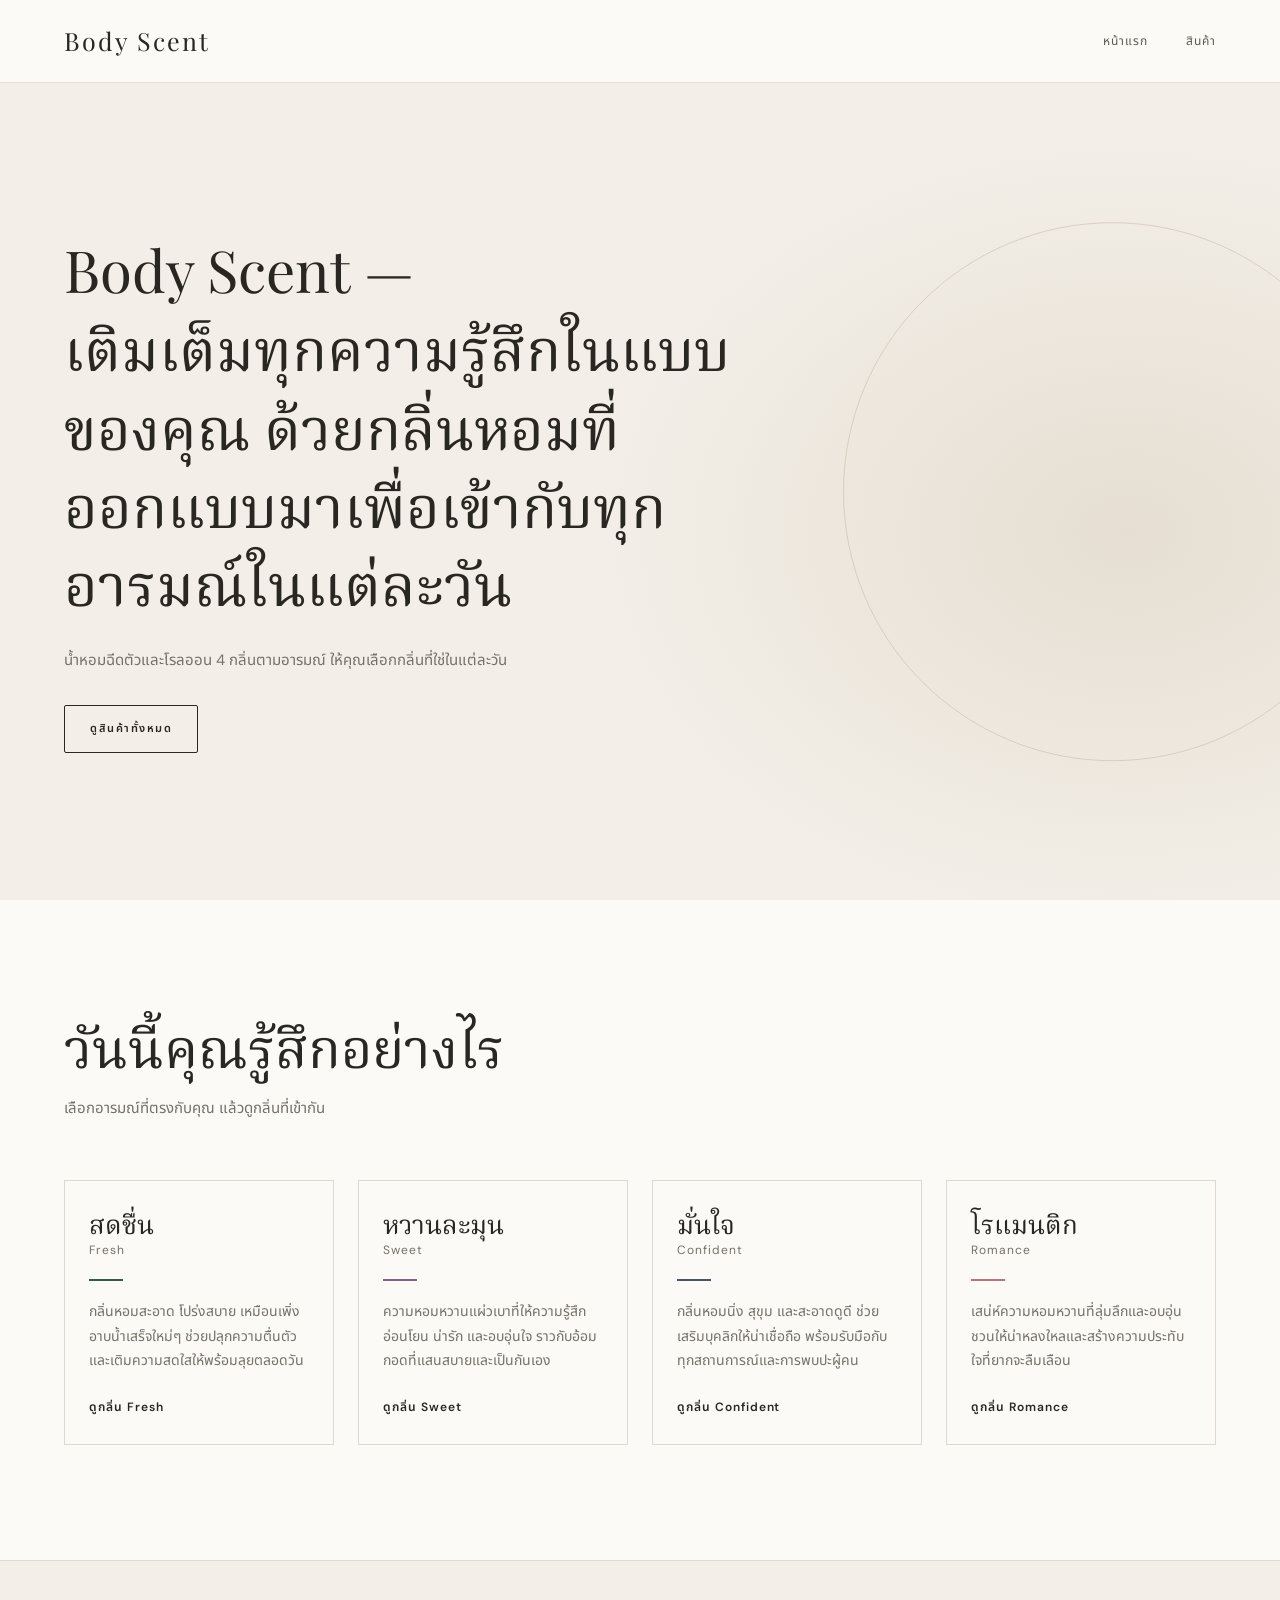
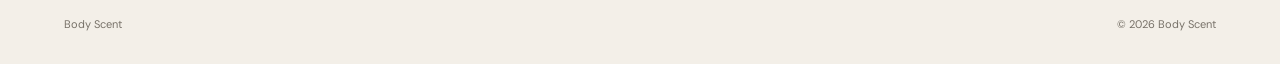
<file: index.html>
<!DOCTYPE html>
<html lang="th">
<head>
  <meta charset="UTF-8">
  <meta name="viewport" content="width=device-width, initial-scale=1">
  <title>Body Scent — กลิ่นหอมที่เข้ากับทุกอารมณ์</title>
  <meta name="description" content="Body Scent น้ำหอมฉีดตัวและโรลออน ออกแบบกลิ่นให้เข้ากับทุกอารมณ์ในแต่ละวัน">
  <link rel="preconnect" href="https://fonts.googleapis.com">
  <link rel="preconnect" href="https://fonts.gstatic.com" crossorigin>
  <link href="https://fonts.googleapis.com/css2?family=Noto+Sans+Thai:wght@400;500;600&family=Noto+Serif+Thai:wght@400;500&display=swap" rel="stylesheet">
  <link rel="stylesheet" href="style.css">
  <style>
    /* ฟอนต์ไทยแบบ serif ให้เข้ากับหัวข้อภาษาอังกฤษ */
    :root { --font-display: 'Playfair Display', 'Noto Serif Thai', Georgia, serif; }
    h1, h2, h3 { letter-spacing: 0; }
    a:focus-visible, button:focus-visible { outline: 2px solid var(--color-bronze); outline-offset: 3px; }

    /* Hero */
    .hero {
      min-height: calc(100svh - 83px);
      background:
        radial-gradient(ellipse 60% 70% at 88% 55%, var(--color-beige) 0%, rgba(230, 222, 210, 0) 70%),
        var(--color-cream);
    }
    .hero::after {
      content: "";
      position: absolute;
      right: clamp(-160px, -8vw, -40px);
      top: 50%;
      width: clamp(280px, 42vw, 560px);
      aspect-ratio: 1;
      border: 1px solid var(--color-beige-deep);
      border-radius: 50%;
      transform: translateY(-50%);
      opacity: .55;
      pointer-events: none;
    }
    .hero__content { max-width: 760px; }
    .hero h1 {
      font-size: clamp(30px, 5vw, 58px);
      line-height: 1.35;
    }
    .hero__description { max-width: 460px; }

    /* Mood cards */
    .mood-grid {
      display: grid;
      grid-template-columns: repeat(4, minmax(0, 1fr));
      gap: clamp(14px, 2vw, 24px);
    }
    .mood-card {
      display: flex;
      flex-direction: column;
      min-width: 0;
      padding: 28px 24px 26px;
      border: 1px solid var(--color-line);
      background: transparent;
      transition: border-color var(--transition), background var(--transition);
    }
    .mood-card:hover,
    .mood-card:focus-visible { border-color: var(--color-ink); background: var(--color-white); }
    .mood-card__name { font-size: 26px; }
    .mood-card__en { margin: 2px 0 0; color: var(--color-muted); font-size: 12px; letter-spacing: .08em; }
    .mood-card .mood-mark { margin-block: 18px; }
    .mood-card__desc { margin: 0; color: var(--color-muted); font-size: 14px; }
    .mood-card__link { margin: auto 0 0; padding-top: 24px; font-size: 12px; font-weight: 600; letter-spacing: .08em; }

    @media (max-width: 900px) { .mood-grid { grid-template-columns: repeat(2, minmax(0, 1fr)); } }
    @media (max-width: 640px) {
      .mood-grid { grid-template-columns: 1fr; }
      .hero { min-height: calc(100svh - 120px); }
    }
  </style>
</head>
<body>

  <header class="site-header">
    <div class="container navbar">
      <a class="brand" href="index.html">Body Scent</a>
      <nav class="nav-links" aria-label="เมนูหลัก">
        <a href="index.html">หน้าแรก</a>
        <a href="product.html">สินค้า</a>
      </nav>
    </div>
  </header>

  <main>
    <section class="hero">
      <div class="container">
        <div class="hero__content">
          <h1>Body Scent —<br>เติมเต็มทุกความรู้สึกในแบบของคุณ ด้วยกลิ่นหอมที่ออกแบบมาเพื่อเข้ากับทุกอารมณ์ในแต่ละวัน</h1>
          <p class="hero__description">น้ำหอมฉีดตัวและโรลออน 4 กลิ่นตามอารมณ์ ให้คุณเลือกกลิ่นที่ใช่ในแต่ละวัน</p>
          <div class="hero__actions">
            <a class="button button--outline" href="product.html">ดูสินค้าทั้งหมด</a>
          </div>
        </div>
      </div>
    </section>

    <section class="section" id="moods">
      <div class="container">
        <div class="section-heading">
          <h2>วันนี้คุณรู้สึกอย่างไร</h2>
          <p>เลือกอารมณ์ที่ตรงกับคุณ แล้วดูกลิ่นที่เข้ากัน</p>
        </div>

        <div class="mood-grid">
          <a class="mood-card" href="product.html?mood=fresh">
            <h3 class="mood-card__name">สดชื่น</h3>
            <p class="mood-card__en">Fresh</p>
            <span class="mood-mark mood-mark--fresh"></span>
            <p class="mood-card__desc">กลิ่นหอมสะอาด โปร่งสบาย เหมือนเพิ่งอาบน้ำเสร็จใหม่ๆ ช่วยปลุกความตื่นตัวและเติมความสดใสให้พร้อมลุยตลอดวัน</p>
            <p class="mood-card__link">ดูกลิ่น Fresh</p>
          </a>

          <a class="mood-card" href="product.html?mood=sweet">
            <h3 class="mood-card__name">หวานละมุน</h3>
            <p class="mood-card__en">Sweet</p>
            <span class="mood-mark mood-mark--sweet"></span>
            <p class="mood-card__desc">ความหอมหวานแผ่วเบาที่ให้ความรู้สึกอ่อนโยน น่ารัก และอบอุ่นใจ ราวกับอ้อมกอดที่แสนสบายและเป็นกันเอง</p>
            <p class="mood-card__link">ดูกลิ่น Sweet</p>
          </a>

          <a class="mood-card" href="product.html?mood=confident">
            <h3 class="mood-card__name">มั่นใจ</h3>
            <p class="mood-card__en">Confident</p>
            <span class="mood-mark mood-mark--confident"></span>
            <p class="mood-card__desc">กลิ่นหอมนิ่ง สุขุม และสะอาดดูดี ช่วยเสริมบุคลิกให้น่าเชื่อถือ พร้อมรับมือกับทุกสถานการณ์และการพบปะผู้คน</p>
            <p class="mood-card__link">ดูกลิ่น Confident</p>
          </a>

          <a class="mood-card" href="product.html?mood=romance">
            <h3 class="mood-card__name">โรแมนติก</h3>
            <p class="mood-card__en">Romance</p>
            <span class="mood-mark mood-mark--romance"></span>
            <p class="mood-card__desc">เสน่ห์ความหอมหวานที่ลุ่มลึกและอบอุ่น ชวนให้น่าหลงใหลและสร้างความประทับใจที่ยากจะลืมเลือน</p>
            <p class="mood-card__link">ดูกลิ่น Romance</p>
          </a>
        </div>
      </div>
    </section>
  </main>

  <footer class="site-footer">
    <div class="container">
      <div class="footer__bottom" style="border-top: 0; padding-top: 0;">
        <span>Body Scent</span>
        <span>&copy; 2026 Body Scent</span>
      </div>
    </div>
  </footer>

  <script src="script.js"></script>
</body>
</html>
</file>
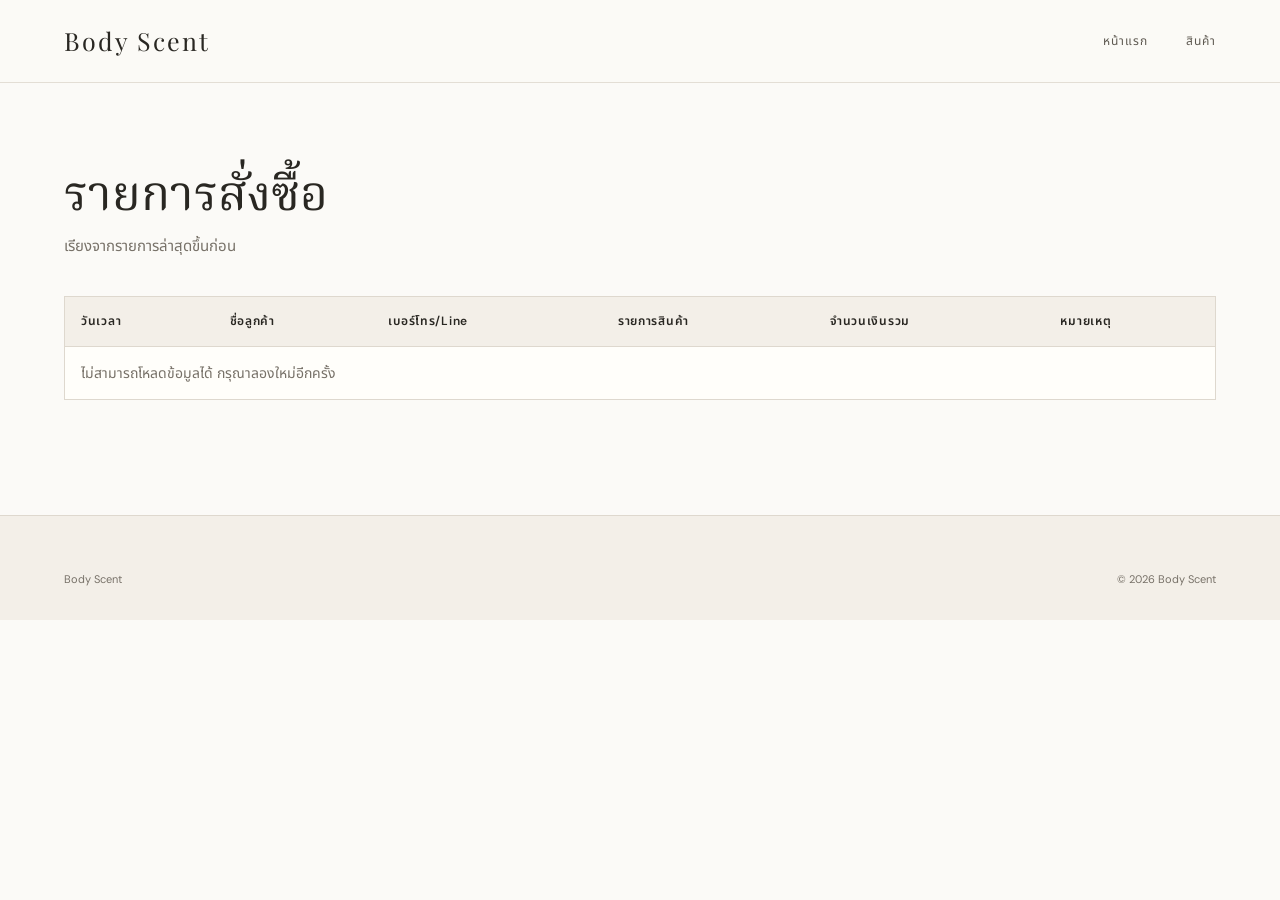
<file: admin.html>
<!DOCTYPE html>
<html lang="th">
<head>
  <meta charset="UTF-8">
  <meta name="viewport" content="width=device-width, initial-scale=1">
  <meta name="robots" content="noindex, nofollow">
  <title>รายการสั่งซื้อ — Body Scent Admin</title>
  <link rel="preconnect" href="https://fonts.googleapis.com">
  <link rel="preconnect" href="https://fonts.gstatic.com" crossorigin>
  <link href="https://fonts.googleapis.com/css2?family=Noto+Sans+Thai:wght@400;500;600&family=Noto+Serif+Thai:wght@400;500&display=swap" rel="stylesheet">
  <link rel="stylesheet" href="style.css">
  <style>
    :root { --font-display: 'Playfair Display', 'Noto Serif Thai', Georgia, serif; }
    h1, h2, h3 { letter-spacing: 0; }
    .admin-head { padding-block: clamp(40px, 6vw, 76px) clamp(24px, 3vw, 36px); }
    .admin-head h1 { font-size: clamp(30px, 4.5vw, 48px); line-height: 1.3; }
    .admin-head p { margin: 12px 0 0; color: var(--color-muted); }

    .table-wrap { overflow-x: auto; border: 1px solid var(--color-line); background: var(--color-white); }
    #ordersTable { width: 100%; min-width: 860px; border-collapse: collapse; font-size: 14px; }
    #ordersTable th,
    #ordersTable td { padding: 14px 16px; border-bottom: 1px solid var(--color-line); text-align: left; vertical-align: top; }
    #ordersTable th { background: var(--color-cream); font-size: 12px; font-weight: 600; letter-spacing: .06em; white-space: nowrap; }
    #ordersTable tbody tr:last-child td { border-bottom: 0; }
    #ordersTable tbody tr:hover td { background: var(--color-ivory); }
    #ordersTable td:nth-child(1) { white-space: nowrap; color: var(--color-muted); }
    #ordersTable td:nth-child(5) { white-space: nowrap; font-weight: 600; }
  </style>
</head>
<body>

  <header class="site-header">
    <div class="container navbar">
      <a class="brand" href="index.html">Body Scent</a>
      <nav class="nav-links" aria-label="เมนูหลัก">
        <a href="index.html">หน้าแรก</a>
        <a href="product.html">สินค้า</a>
      </nav>
    </div>
  </header>

  <main>
    <section class="container admin-head">
      <h1>รายการสั่งซื้อ</h1>
      <p>เรียงจากรายการล่าสุดขึ้นก่อน</p>
    </section>

    <section class="container" style="padding-bottom: var(--section-space);">
      <div class="table-wrap">
        <table id="ordersTable">
          <thead>
            <tr>
              <th scope="col">วันเวลา</th>
              <th scope="col">ชื่อลูกค้า</th>
              <th scope="col">เบอร์โทร/Line</th>
              <th scope="col">รายการสินค้า</th>
              <th scope="col">จำนวนเงินรวม</th>
              <th scope="col">หมายเหตุ</th>
            </tr>
          </thead>
          <tbody></tbody>
        </table>
      </div>
    </section>
  </main>

  <footer class="site-footer">
    <div class="container">
      <div class="footer__bottom" style="border-top: 0; padding-top: 0;">
        <span>Body Scent</span>
        <span>&copy; 2026 Body Scent</span>
      </div>
    </div>
  </footer>

  <script src="script.js"></script>
</body>
</html>
</file>
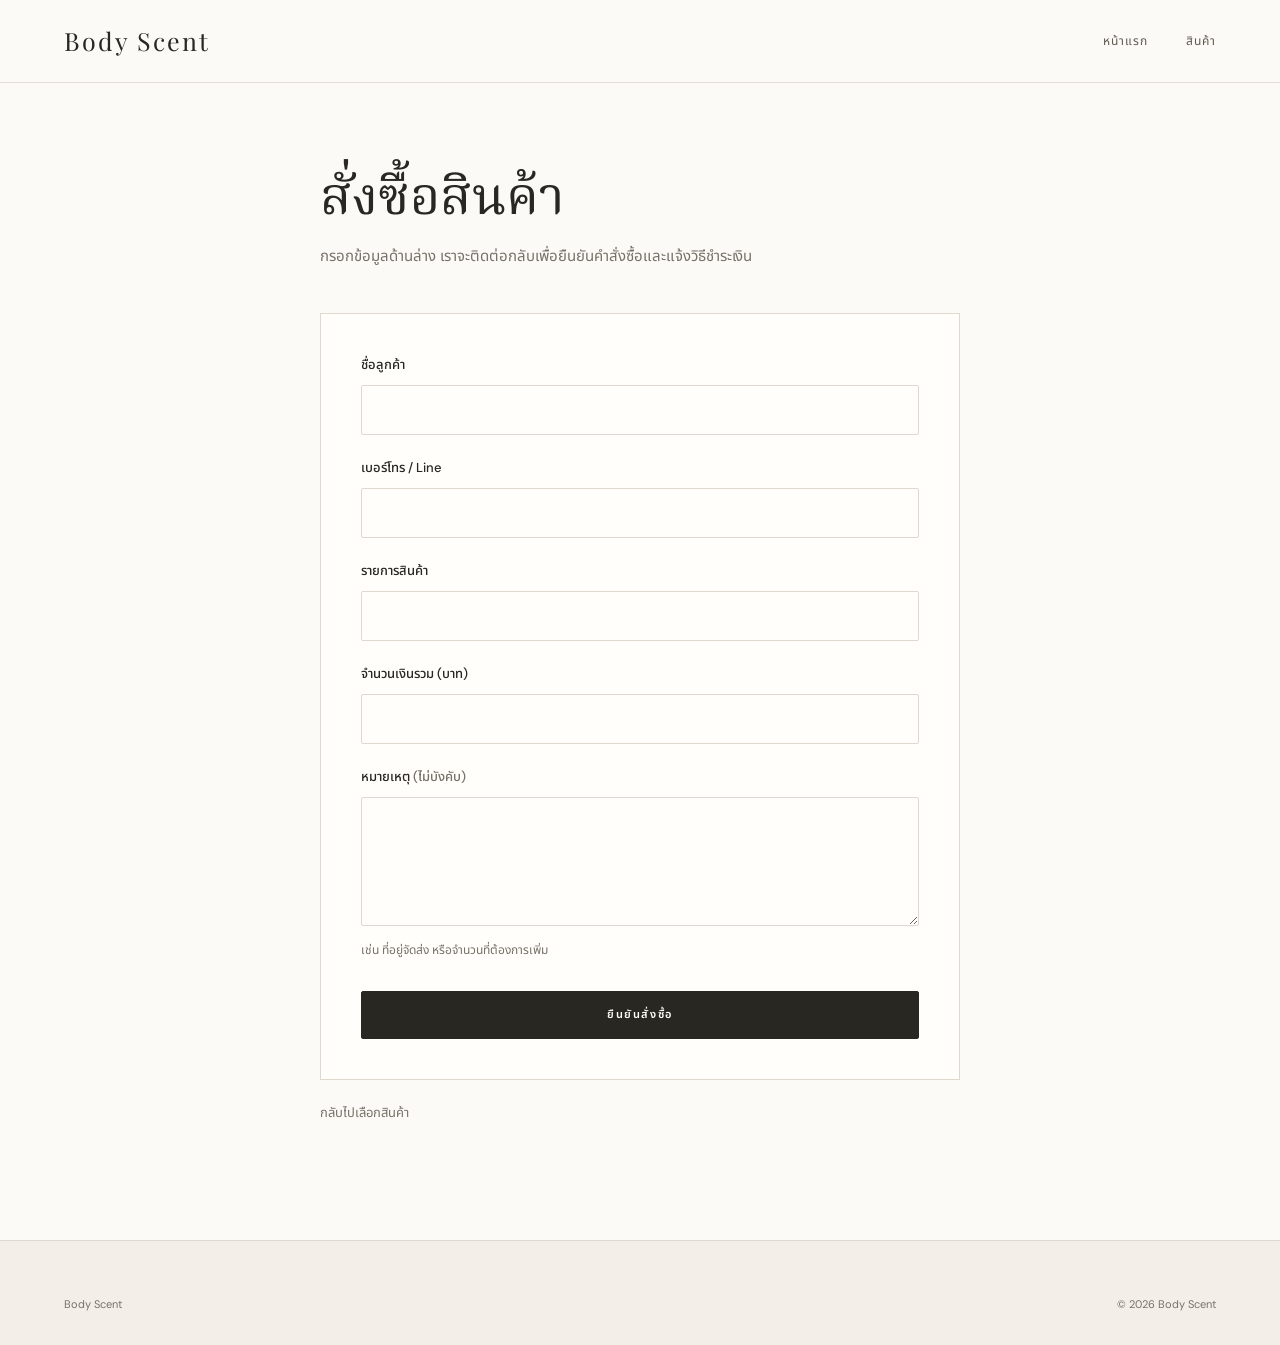
<file: order.html>
<!DOCTYPE html>
<html lang="th">
<head>
  <meta charset="UTF-8">
  <meta name="viewport" content="width=device-width, initial-scale=1">
  <title>สั่งซื้อ — Body Scent</title>
  <link rel="preconnect" href="https://fonts.googleapis.com">
  <link rel="preconnect" href="https://fonts.gstatic.com" crossorigin>
  <link href="https://fonts.googleapis.com/css2?family=Noto+Sans+Thai:wght@400;500;600&family=Noto+Serif+Thai:wght@400;500&display=swap" rel="stylesheet">
  <link rel="stylesheet" href="style.css">
  <style>
    :root { --font-display: 'Playfair Display', 'Noto Serif Thai', Georgia, serif; }
    h1, h2, h3 { letter-spacing: 0; }
    a:focus-visible, button:focus-visible { outline: 2px solid var(--color-bronze); outline-offset: 3px; }

    .order-layout { max-width: 640px; padding-block: clamp(40px, 6vw, 76px) var(--section-space); }
    .order-layout h1 { font-size: clamp(32px, 5vw, 52px); line-height: 1.3; }
    .order-layout > p { margin: 16px 0 0; color: var(--color-muted); }

    .order-form { margin-top: clamp(28px, 4vw, 44px); padding: clamp(22px, 4vw, 40px); border: 1px solid var(--color-line); background: var(--color-white); }
    .field { margin-bottom: 22px; }
    .field label { display: block; margin-bottom: 8px; font-size: 13px; font-weight: 500; }
    .field .hint { display: block; margin-top: 6px; color: var(--color-muted); font-size: 12px; }
    textarea.input { min-height: 110px; resize: vertical; }
    .input:focus-visible { outline: 2px solid var(--color-bronze); outline-offset: 2px; }
    .order-form .button { width: 100%; margin-top: 8px; }
    .back-link { display: inline-block; margin-top: 22px; color: var(--color-muted); font-size: 13px; }
    .back-link:hover { color: var(--color-bronze); }
  </style>
</head>
<body>

  <header class="site-header">
    <div class="container navbar">
      <a class="brand" href="index.html">Body Scent</a>
      <nav class="nav-links" aria-label="เมนูหลัก">
        <a href="index.html">หน้าแรก</a>
        <a href="product.html">สินค้า</a>
      </nav>
    </div>
  </header>

  <main class="container order-layout">
    <h1>สั่งซื้อสินค้า</h1>
    <p>กรอกข้อมูลด้านล่าง เราจะติดต่อกลับเพื่อยืนยันคำสั่งซื้อและแจ้งวิธีชำระเงิน</p>

    <form id="orderForm" class="order-form">
      <div class="field">
        <label for="customerName">ชื่อลูกค้า</label>
        <input class="input" type="text" id="customerName" name="customerName" autocomplete="name" required>
      </div>

      <div class="field">
        <label for="contact">เบอร์โทร / Line</label>
        <input class="input" type="text" id="contact" name="contact" autocomplete="tel" required>
      </div>

      <div class="field">
        <label for="items">รายการสินค้า</label>
        <input class="input" type="text" id="items" name="items" required>
      </div>

      <div class="field">
        <label for="total">จำนวนเงินรวม (บาท)</label>
        <input class="input" type="text" id="total" name="total" inputmode="decimal" required>
      </div>

      <div class="field">
        <label for="note">หมายเหตุ <span class="text-muted">(ไม่บังคับ)</span></label>
        <textarea class="input" id="note" name="note" rows="4"></textarea>
        <span class="hint">เช่น ที่อยู่จัดส่ง หรือจำนวนที่ต้องการเพิ่ม</span>
      </div>

      <button type="submit" class="button">ยืนยันสั่งซื้อ</button>
    </form>

    <a class="back-link" href="product.html">กลับไปเลือกสินค้า</a>
  </main>

  <footer class="site-footer">
    <div class="container">
      <div class="footer__bottom" style="border-top: 0; padding-top: 0;">
        <span>Body Scent</span>
        <span>&copy; 2026 Body Scent</span>
      </div>
    </div>
  </footer>

  <script src="script.js"></script>
</body>
</html>
</file>
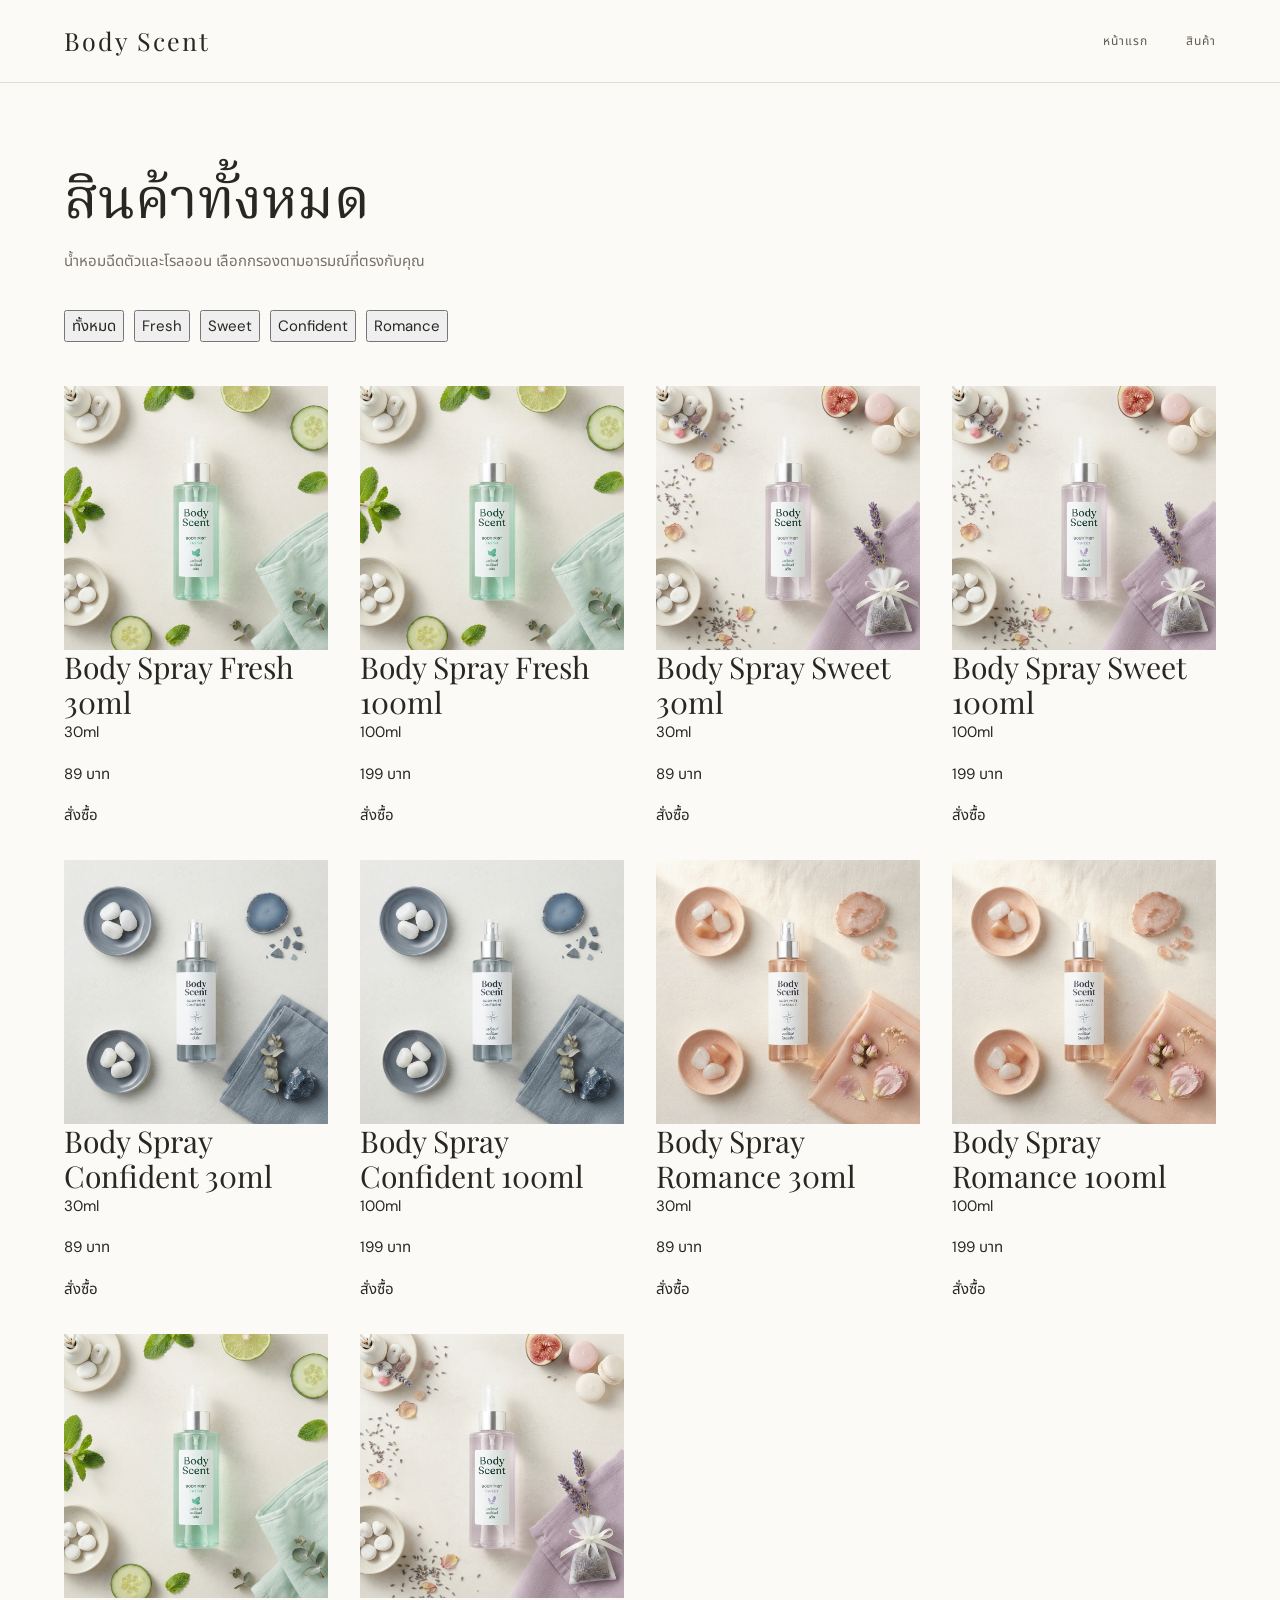
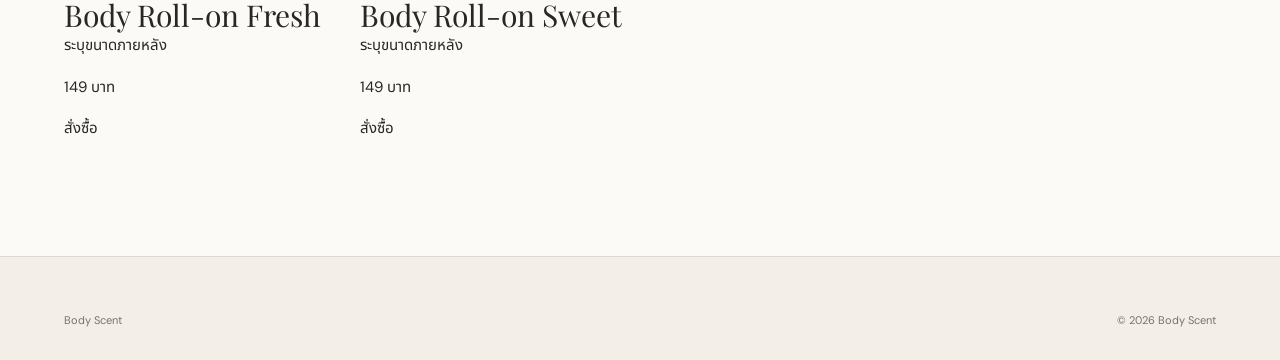
<file: product.html>
<!DOCTYPE html>
<html lang="th">
<head>
  <meta charset="UTF-8">
  <meta name="viewport" content="width=device-width, initial-scale=1">
  <title>สินค้าทั้งหมด — Body Scent</title>
  <meta name="description" content="น้ำหอมฉีดตัวและโรลออน Body Scent เลือกกรองตามอารมณ์ได้">
  <link rel="preconnect" href="https://fonts.googleapis.com">
  <link rel="preconnect" href="https://fonts.gstatic.com" crossorigin>
  <link href="https://fonts.googleapis.com/css2?family=Noto+Sans+Thai:wght@400;500;600&family=Noto+Serif+Thai:wght@400;500&display=swap" rel="stylesheet">
  <link rel="stylesheet" href="style.css">
  <style>
    :root { --font-display: 'Playfair Display', 'Noto Serif Thai', Georgia, serif; }
    h1, h2, h3 { letter-spacing: 0; }
    a:focus-visible, button:focus-visible { outline: 2px solid var(--color-bronze); outline-offset: 3px; }
    .page-title { padding-block: clamp(40px, 6vw, 76px) clamp(24px, 3vw, 36px); }
    .page-title h1 { font-size: clamp(32px, 5vw, 56px); line-height: 1.3; }
    .page-title p { max-width: 520px; margin: 16px 0 0; color: var(--color-muted); }
    #filter-bar { margin-bottom: clamp(28px, 4vw, 44px); }
    .product-card__info .button { margin-top: 16px; }
    .product-card__image img { background: var(--color-cream); }
  </style>
</head>
<body>

  <header class="site-header">
    <div class="container navbar">
      <a class="brand" href="index.html">Body Scent</a>
      <nav class="nav-links" aria-label="เมนูหลัก">
        <a href="index.html">หน้าแรก</a>
        <a href="product.html">สินค้า</a>
      </nav>
    </div>
  </header>

  <main>
    <section class="container page-title">
      <h1>สินค้าทั้งหมด</h1>
      <p>น้ำหอมฉีดตัวและโรลออน เลือกกรองตามอารมณ์ที่ตรงกับคุณ</p>
    </section>

    <section class="container" style="padding-bottom: var(--section-space);">
      <div id="filter-bar" class="filter-row" role="group" aria-label="กรองตามอารมณ์"></div>
      <div id="product-list" class="product-grid" aria-live="polite">
        <p class="text-muted" style="grid-column: 1 / -1;">กำลังโหลดสินค้า...</p>
      </div>
    </section>
  </main>

  <footer class="site-footer">
    <div class="container">
      <div class="footer__bottom" style="border-top: 0; padding-top: 0;">
        <span>Body Scent</span>
        <span>&copy; 2026 Body Scent</span>
      </div>
    </div>
  </footer>

  <script src="script.js"></script>
</body>
</html>
</file>
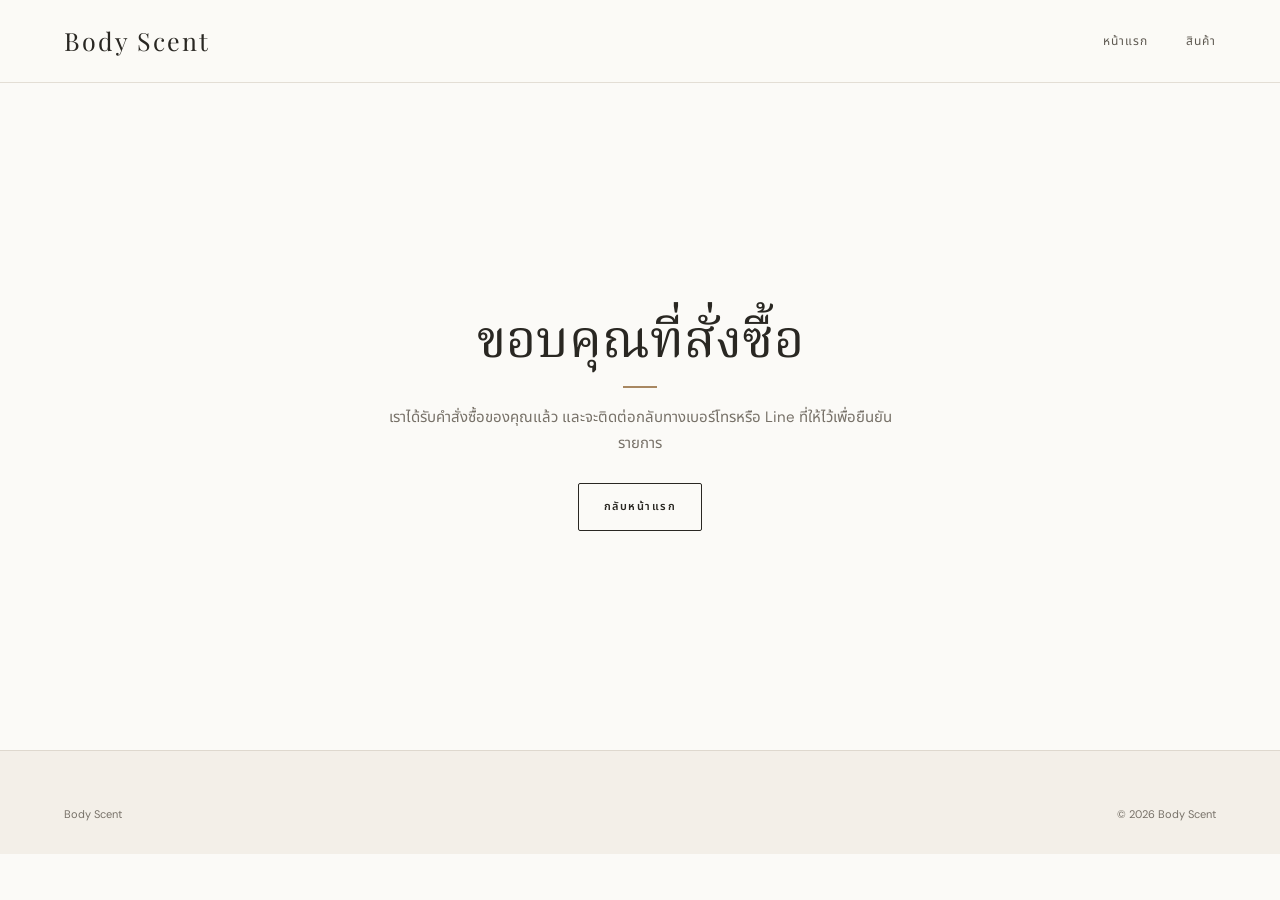
<file: thankyou.html>
<!DOCTYPE html>
<html lang="th">
<head>
  <meta charset="UTF-8">
  <meta name="viewport" content="width=device-width, initial-scale=1">
  <title>ขอบคุณที่สั่งซื้อ — Body Scent</title>
  <link rel="preconnect" href="https://fonts.googleapis.com">
  <link rel="preconnect" href="https://fonts.gstatic.com" crossorigin>
  <link href="https://fonts.googleapis.com/css2?family=Noto+Sans+Thai:wght@400;500;600&family=Noto+Serif+Thai:wght@400;500&display=swap" rel="stylesheet">
  <link rel="stylesheet" href="style.css">
  <style>
    :root { --font-display: 'Playfair Display', 'Noto Serif Thai', Georgia, serif; }
    h1, h2, h3 { letter-spacing: 0; }
    a:focus-visible { outline: 2px solid var(--color-bronze); outline-offset: 3px; }
    .thanks { min-height: calc(100svh - 83px - 150px); display: grid; align-items: center; padding-block: var(--section-space); }
    .thanks__inner { max-width: 520px; margin-inline: auto; text-align: center; }
    .thanks h1 { font-size: clamp(32px, 5vw, 52px); line-height: 1.3; }
    .thanks .mood-mark { margin-inline: auto; }
    .thanks p { color: var(--color-muted); }
  </style>
</head>
<body>

  <header class="site-header">
    <div class="container navbar">
      <a class="brand" href="index.html">Body Scent</a>
      <nav class="nav-links" aria-label="เมนูหลัก">
        <a href="index.html">หน้าแรก</a>
        <a href="product.html">สินค้า</a>
      </nav>
    </div>
  </header>

  <main class="thanks">
    <div class="container">
      <div class="thanks__inner">
        <h1>ขอบคุณที่สั่งซื้อ</h1>
        <span class="mood-mark"></span>
        <p>เราได้รับคำสั่งซื้อของคุณแล้ว และจะติดต่อกลับทางเบอร์โทรหรือ Line ที่ให้ไว้เพื่อยืนยันรายการ</p>
        <a class="button button--outline" href="index.html" style="margin-top: 12px;">กลับหน้าแรก</a>
      </div>
    </div>
  </main>

  <footer class="site-footer">
    <div class="container">
      <div class="footer__bottom" style="border-top: 0; padding-top: 0;">
        <span>Body Scent</span>
        <span>&copy; 2026 Body Scent</span>
      </div>
    </div>
  </footer>

</body>
</html>
</file>
<file: style.css>
/* Body Scent — shared premium minimalist theme */
@import url('https://fonts.googleapis.com/css2?family=DM+Sans:wght@400;500;600;700&family=Playfair+Display:wght@400;500;600&display=swap');

:root {
  color-scheme: light;
  --color-ivory: #fbfaf7;
  --color-cream: #f3efe8;
  --color-beige: #e6ded2;
  --color-beige-deep: #c8b9a5;
  --color-bronze: #a88761;
  --color-gold-soft: #c4a77d;
  --color-ink: #292722;
  --color-muted: #777168;
  --color-line: #ded8ce;
  --color-white: #fffefa;

  --mood-fresh: #315b45;
  --mood-sweet: #80618c;
  --mood-confident: #465568;
  --mood-romance: #b87579;

  --font-display: 'Playfair Display', Georgia, serif;
  --font-body: 'DM Sans', 'Noto Sans Thai', sans-serif;

  --content-width: 1200px;
  --page-gutter: clamp(20px, 5vw, 76px);
  --section-space: clamp(64px, 9vw, 120px);
  --radius-sm: 2px;
  --transition: 220ms ease;
}

* { box-sizing: border-box; }

html {
  scroll-behavior: smooth;
  -webkit-text-size-adjust: 100%;
}

body {
  margin: 0;
  background: var(--color-ivory);
  color: var(--color-ink);
  font-family: var(--font-body);
  font-size: 15px;
  line-height: 1.75;
  -webkit-font-smoothing: antialiased;
}

img {
  display: block;
  max-width: 100%;
}

button, input, select, textarea {
  font: inherit;
}

button, a {
  -webkit-tap-highlight-color: transparent;
}

a {
  color: inherit;
  text-decoration: none;
}

button {
  color: inherit;
}

.container {
  width: min(100% - (var(--page-gutter) * 2), var(--content-width));
  margin-inline: auto;
}

.section {
  padding-block: var(--section-space);
}

.section--compact {
  padding-block: clamp(40px, 6vw, 76px);
}

.eyebrow {
  margin: 0 0 14px;
  color: var(--color-bronze);
  font-size: 11px;
  font-weight: 600;
  letter-spacing: .22em;
  line-height: 1.5;
  text-transform: uppercase;
}

.heading,
h1, h2, h3 {
  font-family: var(--font-display);
  font-weight: 400;
  line-height: 1.15;
  letter-spacing: -.025em;
}

h1 {
  margin: 0;
  font-size: clamp(42px, 7vw, 82px);
}

h2 {
  margin: 0;
  font-size: clamp(32px, 4.5vw, 54px);
}

h3 {
  margin: 0;
  font-size: clamp(23px, 3vw, 30px);
}

p { margin: 0 0 1em; }

.text-muted { color: var(--color-muted); }

.section-heading {
  max-width: 660px;
  margin-bottom: clamp(32px, 5vw, 58px);
}

.section-heading p {
  max-width: 520px;
  margin-top: 18px;
  color: var(--color-muted);
}

/* Header / navigation */
.site-header {
  position: relative;
  z-index: 10;
  background: rgba(251, 250, 247, .94);
  border-bottom: 1px solid rgba(222, 216, 206, .8);
}

.navbar {
  min-height: 82px;
  display: flex;
  align-items: center;
  justify-content: space-between;
  gap: 28px;
}

.brand {
  display: inline-flex;
  align-items: center;
  color: var(--color-ink);
  font-family: var(--font-display);
  font-size: 25px;
  letter-spacing: .08em;
  white-space: nowrap;
}

.nav-links {
  display: flex;
  align-items: center;
  gap: clamp(20px, 3vw, 42px);
  color: #5e5951;
  font-size: 12px;
  letter-spacing: .08em;
  text-transform: uppercase;
}

.nav-links a {
  transition: color var(--transition);
}

.nav-links a:hover { color: var(--color-bronze); }

/* Buttons */
.button {
  min-height: 48px;
  display: inline-flex;
  align-items: center;
  justify-content: center;
  gap: 10px;
  padding: 12px 25px;
  border: 1px solid var(--color-ink);
  border-radius: var(--radius-sm);
  background: var(--color-ink);
  color: var(--color-white);
  font-size: 11px;
  font-weight: 600;
  letter-spacing: .14em;
  text-align: center;
  text-transform: uppercase;
  cursor: pointer;
  transition: background var(--transition), color var(--transition), border-color var(--transition);
}

.button:hover {
  border-color: var(--color-bronze);
  background: var(--color-bronze);
}

.button--outline {
  background: transparent;
  color: var(--color-ink);
}

.button--outline:hover {
  border-color: var(--color-ink);
  background: var(--color-ink);
  color: var(--color-white);
}

.button--light {
  border-color: var(--color-white);
  background: var(--color-white);
  color: var(--color-ink);
}

.button--light:hover {
  border-color: var(--color-beige);
  background: var(--color-beige);
  color: var(--color-ink);
}

/* Hero */
.hero {
  position: relative;
  display: grid;
  min-height: min(760px, 82vh);
  align-items: center;
  overflow: hidden;
  background: var(--color-cream);
}

.hero__content {
  position: relative;
  z-index: 1;
  max-width: 620px;
  padding-block: 100px;
}

.hero__description {
  max-width: 440px;
  margin: 25px 0 32px;
  color: var(--color-muted);
  font-size: 15px;
}

.hero__actions {
  display: flex;
  flex-wrap: wrap;
  gap: 12px;
}

/* Mood accents */
.mood-mark {
  width: 34px;
  height: 2px;
  display: block;
  margin-block: 16px;
  background: var(--color-bronze);
}

.mood-mark--fresh { background: var(--mood-fresh); }
.mood-mark--sweet { background: var(--mood-sweet); }
.mood-mark--confident { background: var(--mood-confident); }
.mood-mark--romance { background: var(--mood-romance); }

.mood-label {
  display: inline-flex;
  align-items: center;
  gap: 9px;
  color: var(--color-muted);
  font-size: 10px;
  font-weight: 600;
  letter-spacing: .16em;
  text-transform: uppercase;
}

.mood-label::before {
  width: 7px;
  height: 7px;
  border-radius: 50%;
  background: var(--color-bronze);
  content: "";
}

.mood-label--fresh::before { background: var(--mood-fresh); }
.mood-label--sweet::before { background: var(--mood-sweet); }
.mood-label--confident::before { background: var(--mood-confident); }
.mood-label--romance::before { background: var(--mood-romance); }

/* Product listing */
.product-grid {
  display: grid;
  grid-template-columns: repeat(4, minmax(0, 1fr));
  gap: clamp(18px, 2.5vw, 34px);
}

.product-card {
  min-width: 0;
  background: transparent;
}

.product-card__image {
  position: relative;
  aspect-ratio: 4 / 5;
  overflow: hidden;
  background: var(--color-cream);
}

.product-card__image img {
  width: 100%;
  height: 100%;
  object-fit: cover;
  transition: transform 500ms ease;
}

.product-card:hover .product-card__image img {
  transform: scale(1.035);
}

.product-card__info {
  padding-top: 18px;
}

.product-card__name {
  margin: 8px 0 5px;
  font-family: var(--font-display);
  font-size: 21px;
  font-weight: 400;
}

.product-card__meta {
  color: var(--color-muted);
  font-size: 12px;
}

.product-card__price {
  margin-top: 10px;
  font-size: 14px;
  font-weight: 600;
  letter-spacing: .04em;
}

/* Forms and filters */
.input,
.select {
  width: 100%;
  min-height: 48px;
  padding: 11px 14px;
  border: 1px solid var(--color-line);
  border-radius: var(--radius-sm);
  outline: none;
  background: var(--color-white);
  color: var(--color-ink);
}

.input:focus,
.select:focus {
  border-color: var(--color-bronze);
}

.filter-row {
  display: flex;
  flex-wrap: wrap;
  gap: 10px;
}

.filter-chip {
  padding: 9px 16px;
  border: 1px solid var(--color-line);
  border-radius: 99px;
  background: transparent;
  color: var(--color-muted);
  font-size: 11px;
  letter-spacing: .06em;
  cursor: pointer;
  transition: all var(--transition);
}

.filter-chip:hover,
.filter-chip.is-active {
  border-color: var(--color-ink);
  background: var(--color-ink);
  color: var(--color-white);
}

/* Editorial / content blocks */
.editorial {
  background: var(--color-cream);
}

.editorial__inner {
  display: grid;
  grid-template-columns: 1fr 1fr;
  align-items: center;
  gap: clamp(36px, 7vw, 100px);
}

.editorial__copy { max-width: 500px; }
.editorial__copy p { color: var(--color-muted); }

.editorial__image {
  width: 100%;
  aspect-ratio: 5 / 4;
  object-fit: cover;
  background: var(--color-beige);
}

/* Footer */
.site-footer {
  padding-block: 54px 30px;
  border-top: 1px solid var(--color-line);
  background: var(--color-cream);
}

.footer__top {
  display: flex;
  justify-content: space-between;
  gap: 30px;
  padding-bottom: 38px;
}

.footer__bottom {
  display: flex;
  justify-content: space-between;
  gap: 20px;
  padding-top: 22px;
  border-top: 1px solid var(--color-line);
  color: var(--color-muted);
  font-size: 11px;
}

/* Utilities */
.text-center { text-align: center; }
.mx-auto { margin-inline: auto; }
.w-full { width: 100%; }
.hidden { display: none !important; }

/* Responsive */
@media (max-width: 900px) {
  .product-grid { grid-template-columns: repeat(2, minmax(0, 1fr)); }
  .editorial__inner { gap: 36px; }
  .nav-links { gap: 18px; }
}

@media (max-width: 640px) {
  :root {
    --page-gutter: 20px;
    --section-space: 68px;
  }

  .navbar {
    min-height: 70px;
    flex-wrap: wrap;
    gap: 12px;
    padding-block: 12px;
  }

  .brand { font-size: 22px; }
  .nav-links {
    width: 100%;
    justify-content: space-between;
    gap: 12px;
    overflow-x: auto;
    padding-bottom: 3px;
    font-size: 10px;
  }

  .hero { min-height: 620px; }
  .hero__content { padding-block: 76px; }
  .hero__description { font-size: 14px; }
  .hero__actions { align-items: stretch; flex-direction: column; max-width: 280px; }
  .product-grid { gap: 26px 14px; }
  .product-card__info { padding-top: 13px; }
  .product-card__name { font-size: 18px; }
  .product-card__meta { font-size: 11px; }
  .editorial__inner { grid-template-columns: 1fr; }
  .editorial__image { order: -1; }
  .footer__top, .footer__bottom {
    flex-direction: column;
    gap: 16px;
  }
}

@media (prefers-reduced-motion: reduce) {
  *, *::before, *::after {
    scroll-behavior: auto !important;
    transition-duration: .01ms !important;
    animation-duration: .01ms !important;
    animation-iteration-count: 1 !important;
  }
}
</file>
